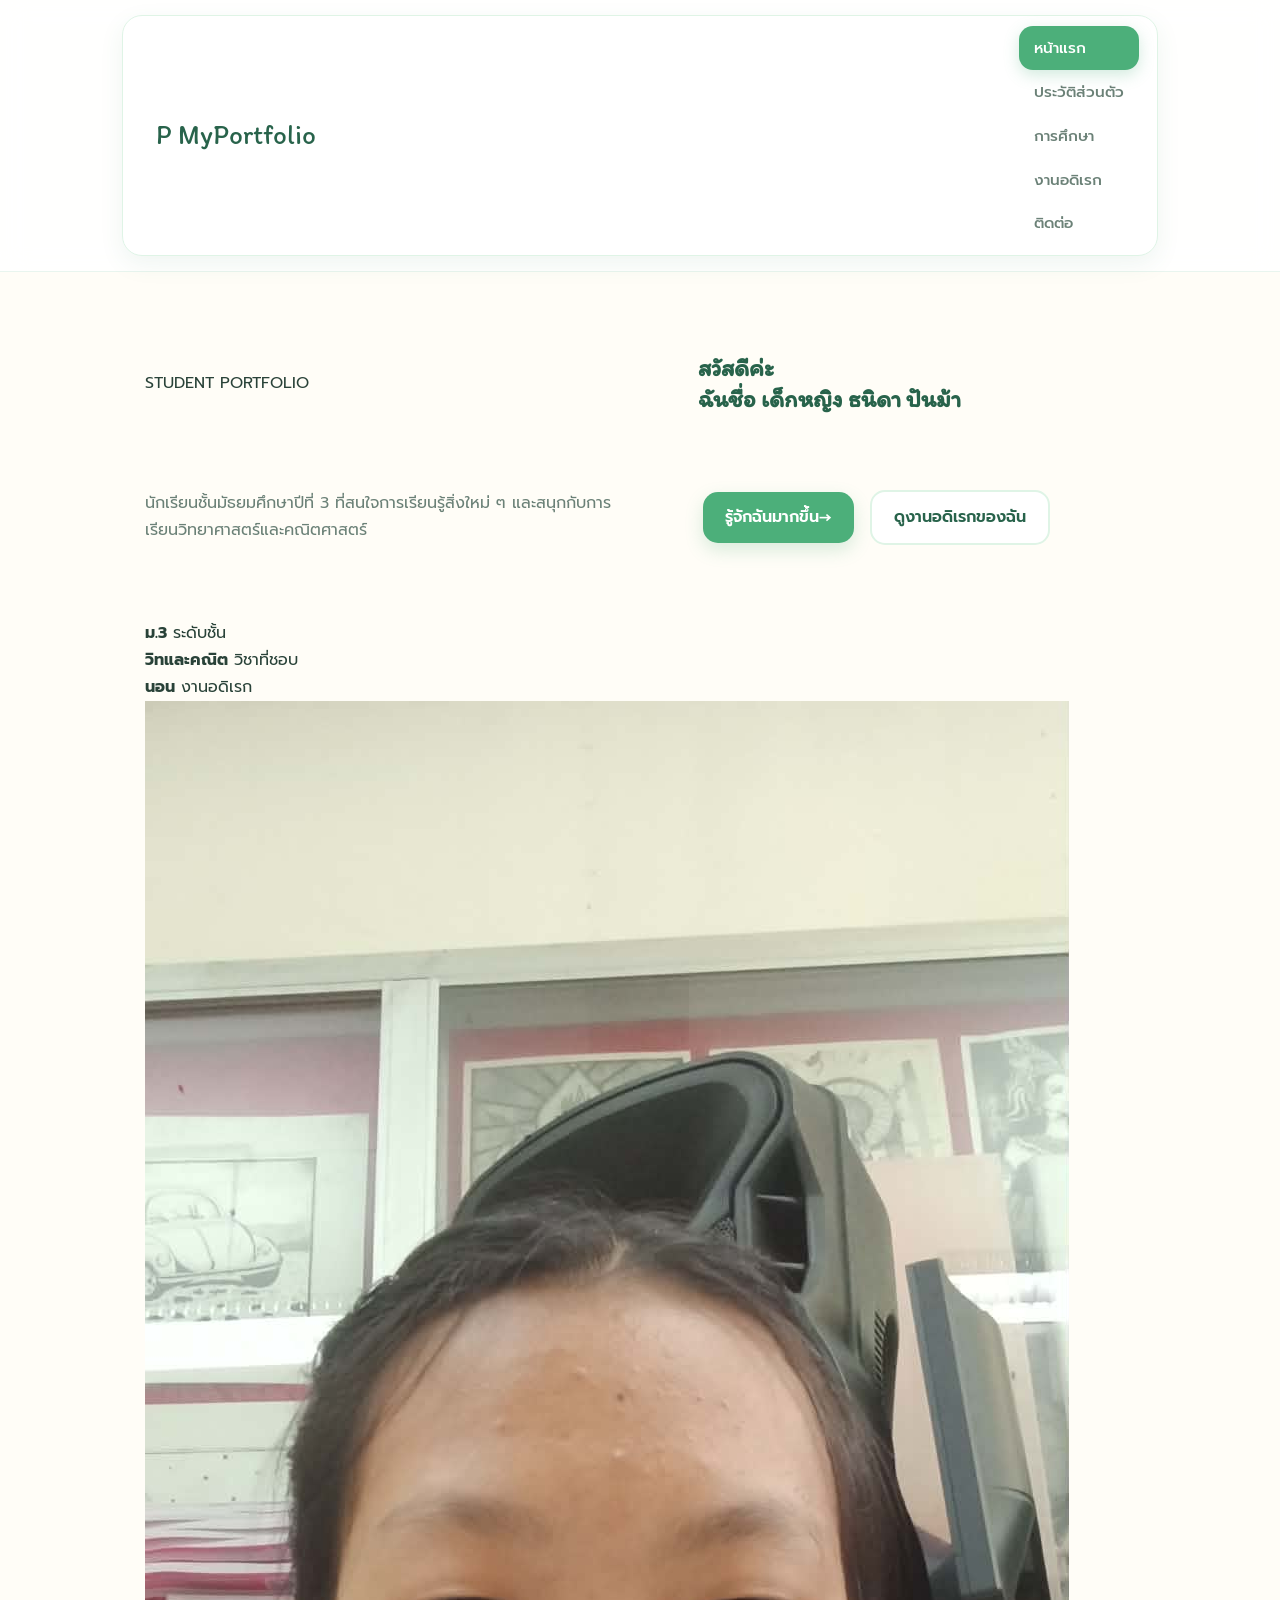
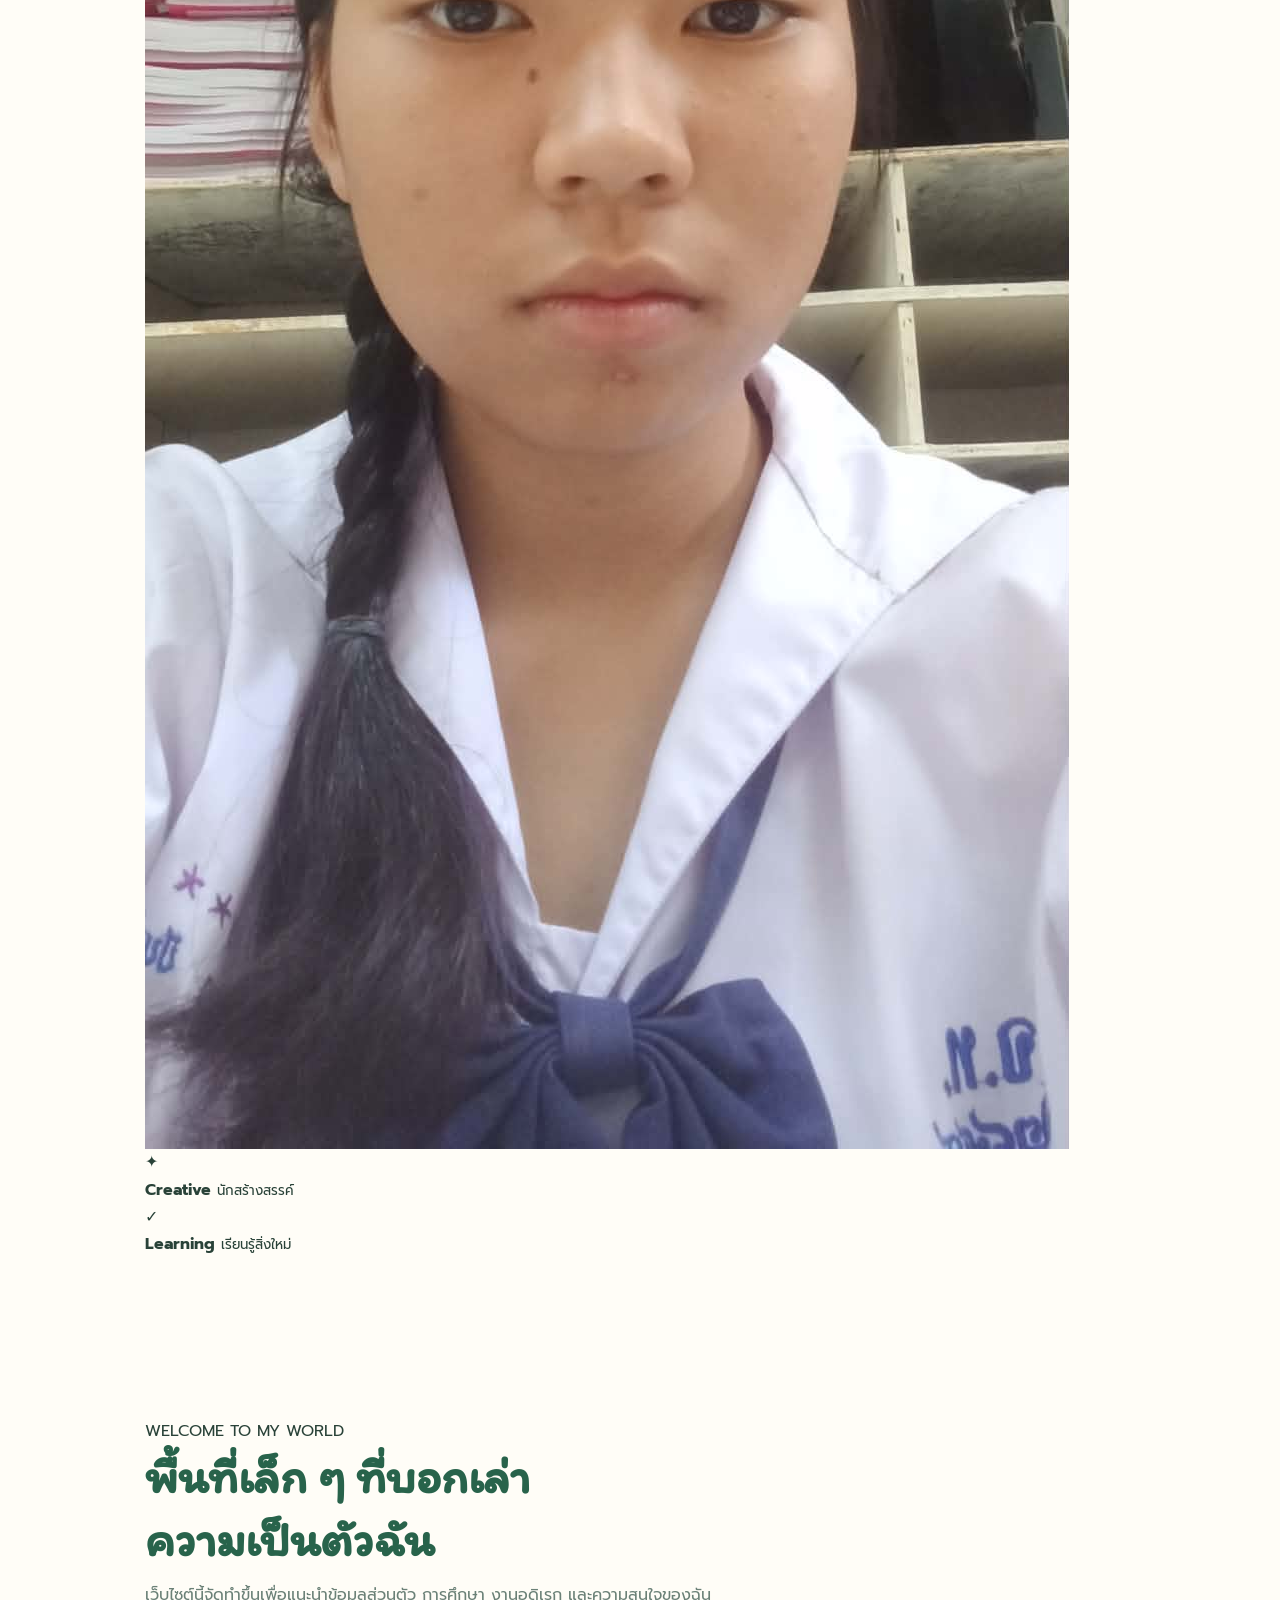
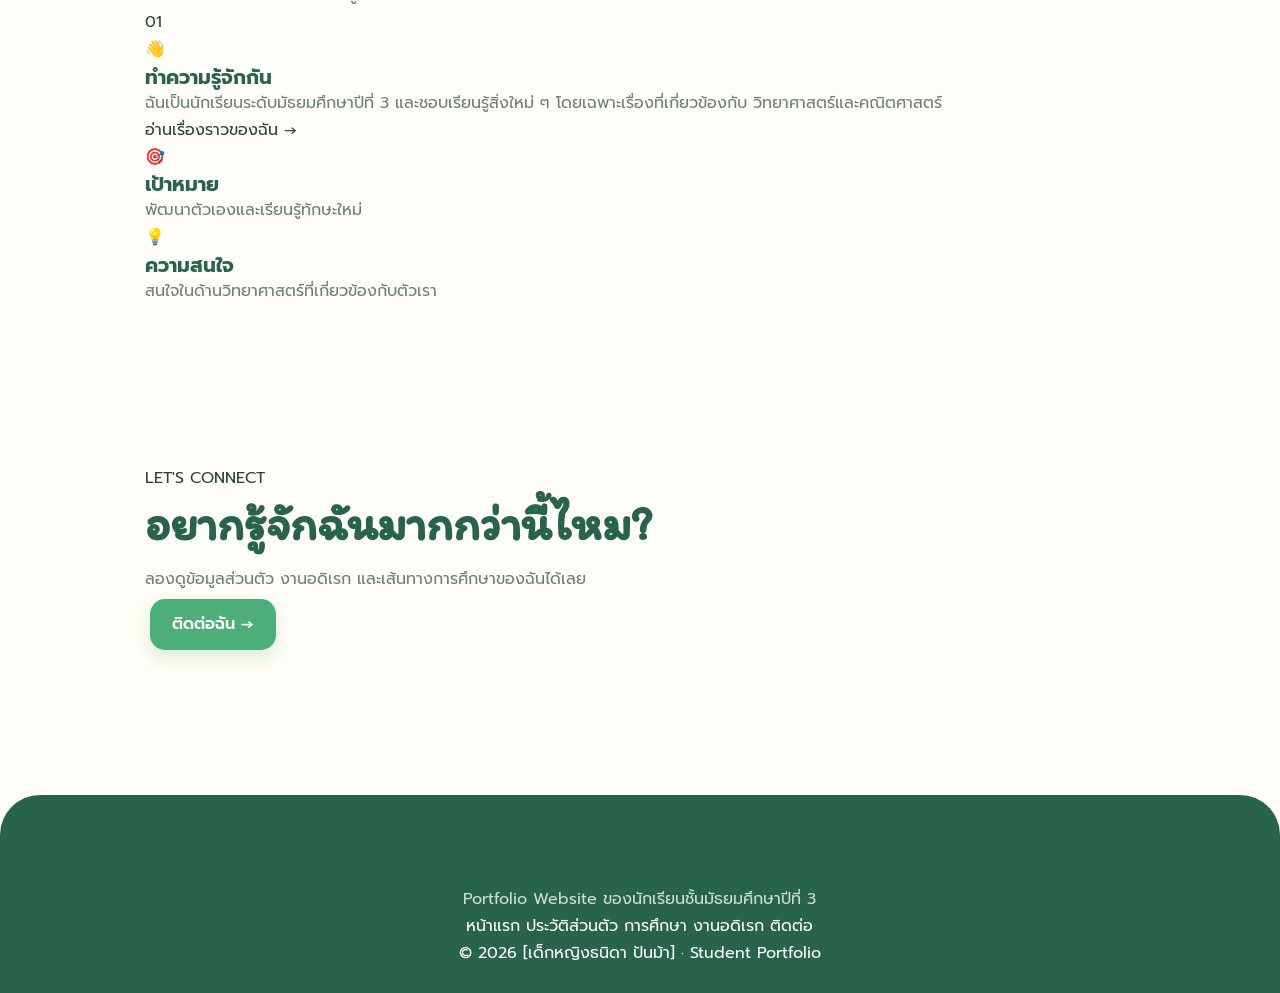
<file: index.html>
<!DOCTYPE html>
<html lang="th">
<head>
    <meta charset="UTF-8">
    <meta name="viewport" content="width=device-width, initial-scale=1.0">
    <meta name="description" content="เว็บไซต์ Portfolio ส่วนตัวของนักเรียนชั้นมัธยมศึกษาปีที่ 3">
    <title>My Portfolio | หน้าแรก</title>
    <link rel="stylesheet" href="style.css">
</head>

<body>

    <header class="site-header">
        <nav class="navbar container">
            <a href="index.html" class="logo">
                <span class="logo-mark">P</span>
                <span>My<span>Portfolio</span></span>
            </a>

            <div class="nav-links">
                <a href="index.html" class="active">หน้าแรก</a>
                <a href="profile.html">ประวัติส่วนตัว</a>
                <a href="education.html">การศึกษา</a>
                <a href="hobby.html">งานอดิเรก</a>
                <a href="contact.html">ติดต่อ</a>
            </div>
        </nav>
    </header>

    <main>

        <!-- Hero Section -->
        <section class="hero-section">
            <div class="hero-shape hero-shape-one"></div>
            <div class="hero-shape hero-shape-two"></div>

            <div class="container hero-grid">

                <div class="hero-content">
                    <span class="eyebrow">
                        <span class="status-dot"></span>
                        STUDENT PORTFOLIO
                    </span>

                    <h1>
                        สวัสดีค่ะ<br>
                        ฉันชื่อ <span>เด็กหญิง ธนิดา ปันม้า</span>
                    </h1>

                    <p class="hero-lead">
                        นักเรียนชั้นมัธยมศึกษาปีที่ 3
                        ที่สนใจการเรียนรู้สิ่งใหม่ ๆ
                        และสนุกกับการเรียนวิทยาศาสตร์และคณิตศาสตร์
                    </p>

                    <div class="hero-buttons">
                        <a href="profile.html" class="btn btn-primary">
                            รู้จักฉันมากขึ้น
                            <span>→</span>
                        </a>

                        <a href="hobby.html" class="btn btn-outline">
                            ดูงานอดิเรกของฉัน
                        </a>
                    </div>

                    <div class="hero-mini-stats">
                        <div>
                            <strong>ม.3</strong>
                            <span>ระดับชั้น</span>
                        </div>

                        <div>
                            <strong>วิทและคณิต</strong>
                            <span>วิชาที่ชอบ</span>
                        </div>

                        <div>
                            <strong>นอน</strong>
                            <span>งานอดิเรก</span>
                        </div>
                    </div>
                </div>

                <div class="hero-visual">

                    <div class="visual-glow"></div>

                    <div class="profile-orbit orbit-one"></div>
                    <div class="profile-orbit orbit-two"></div>

                    <div class="profile-frame">
                        <img
                            src="images/05555.jpg" widht="100" higth="200"
                            alt="รูปโปรไฟล์ของฉัน"
                        >
                    </div>

                    <div class="floating-card floating-card-top">
                        <span class="floating-icon">✦</span>
                        <div>
                            <strong>Creative</strong>
                            <small>นักสร้างสรรค์</small>
                        </div>
                    </div>

                    <div class="floating-card floating-card-bottom">
                        <span class="floating-icon blue">✓</span>
                        <div>
                            <strong>Learning</strong>
                            <small>เรียนรู้สิ่งใหม่</small>
                        </div>
                    </div>

                </div>

            </div>
        </section>

        <!-- Introduction -->
        <section class="section intro-section">
            <div class="container">

                <div class="section-heading centered">
                    <span class="section-label">WELCOME TO MY WORLD</span>
                    <h2>พื้นที่เล็ก ๆ ที่บอกเล่า<br><span>ความเป็นตัวฉัน</span></h2>
                    <p>
                        เว็บไซต์นี้จัดทำขึ้นเพื่อแนะนำข้อมูลส่วนตัว
                        การศึกษา งานอดิเรก และความสนใจของฉัน
                    </p>
                </div>

                <div class="feature-layout">

                    <div class="feature-main">
                        <span class="feature-number">01</span>
                        <div class="feature-icon">👋</div>
                        <h3>ทำความรู้จักกัน</h3>
                        <p>
                            ฉันเป็นนักเรียนระดับมัธยมศึกษาปีที่ 3
                            และชอบเรียนรู้สิ่งใหม่ ๆ โดยเฉพาะเรื่องที่เกี่ยวข้องกับ
                            วิทยาศาสตร์และคณิตศาสตร์
                        </p>
                        <a href="profile.html" class="text-link">
                            อ่านเรื่องราวของฉัน →
                        </a>
                    </div>

                    <div class="feature-side">

                        <div class="small-feature">
                            <div class="small-feature-icon">🎯</div>
                            <div>
                                <h3>เป้าหมาย</h3>
                                <p>พัฒนาตัวเองและเรียนรู้ทักษะใหม่</p>
                            </div>
                        </div>

                        <div class="small-feature">
                            <div class="small-feature-icon">💡</div>
                            <div>
                                <h3>ความสนใจ</h3>
                                <p>สนใจในด้านวิทยาศาสตร์ที่เกี่ยวข้องกับตัวเรา</p>
                            </div>
                        </div>

                    </div>

                </div>

            </div>
        </section>

        <!-- CTA -->
        <section class="cta-section">
            <div class="container cta-inner">
                <div>
                    <span class="section-label light">LET'S CONNECT</span>
                    <h2>อยากรู้จักฉันมากกว่านี้ไหม?</h2>
                    <p>
                        ลองดูข้อมูลส่วนตัว งานอดิเรก
                        และเส้นทางการศึกษาของฉันได้เลย
                    </p>
                </div>

                <a href="contact.html" class="btn btn-white">
                    ติดต่อฉัน →
                </a>
            </div>
        </section>

    </main>

    <footer class="site-footer">
        <div class="container footer-inner">

            <div class="footer-brand">
                <a href="index.html" class="logo footer-logo">
                    <span class="logo-mark">P</span>
                    <span>My<span>Portfolio</span></span>
                </a>

                <p>
                    Portfolio Website ของนักเรียนชั้นมัธยมศึกษาปีที่ 3
                </p>
            </div>

            <div class="footer-links">
                <a href="index.html">หน้าแรก</a>
                <a href="profile.html">ประวัติส่วนตัว</a>
                <a href="education.html">การศึกษา</a>
                <a href="hobby.html">งานอดิเรก</a>
                <a href="contact.html">ติดต่อ</a>
            </div>

            <div class="footer-copy">
                © 2026 [เด็กหญิงธนิดา ปันม้า] · Student Portfolio
            </div>

        </div>
    </footer>

</body>
</html>
<link rel="stylesheet" href="style.css">
</file>
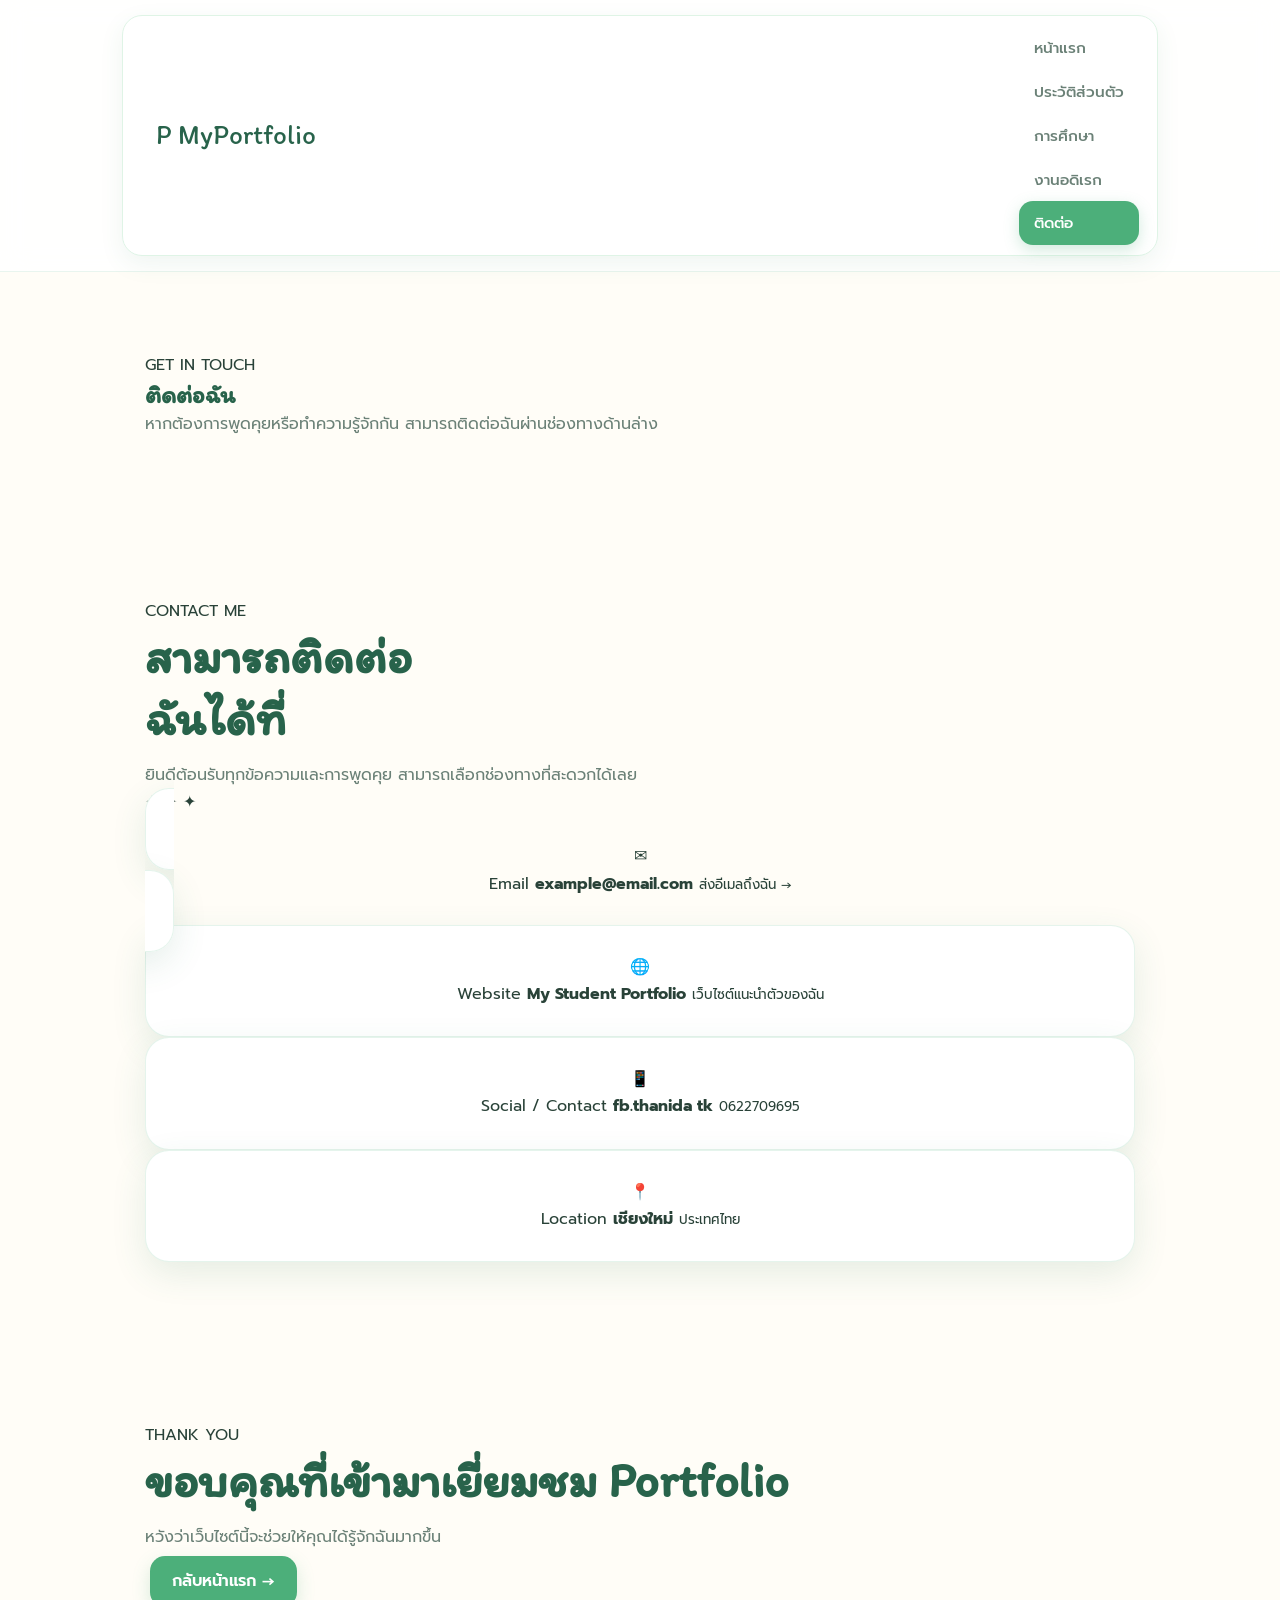
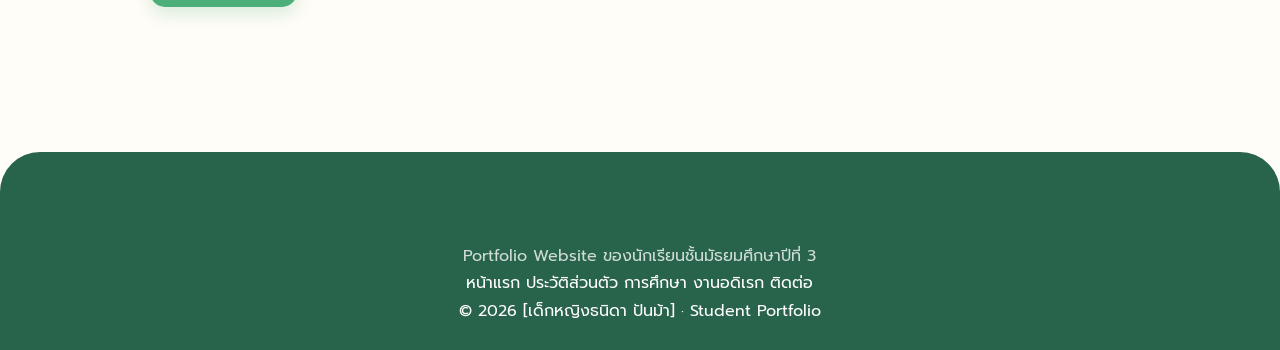
<file: contact.html>
<!DOCTYPE html>
<html lang="th">
<head>
    <meta charset="UTF-8">
    <meta name="viewport" content="width=device-width, initial-scale=1.0">
    <meta name="description" content="ช่องทางติดต่อและข้อมูลการติดต่อ">
    <title>My Portfolio | ติดต่อ</title>
    <link rel="stylesheet" href="style.css">
</head>

<body>

    <header class="site-header">
        <nav class="navbar container">
            <a href="index.html" class="logo">
                <span class="logo-mark">P</span>
                <span>My<span>Portfolio</span></span>
            </a>

            <div class="nav-links">
                <a href="index.html">หน้าแรก</a>
                <a href="profile.html">ประวัติส่วนตัว</a>
                <a href="education.html">การศึกษา</a>
                <a href="hobby.html">งานอดิเรก</a>
                <a href="contact.html" class="active">ติดต่อ</a>
            </div>
        </nav>
    </header>

    <main>

        <!-- Contact Hero -->
        <section class="page-hero contact-hero">
            <div class="container page-hero-inner">
                <span class="section-label">GET IN TOUCH</span>
                <h1>ติดต่อฉัน</h1>
                <p>
                    หากต้องการพูดคุยหรือทำความรู้จักกัน
                    สามารถติดต่อฉันผ่านช่องทางด้านล่าง
                </p>
            </div>
        </section>

        <!-- Contact Section -->
        <section class="section">
            <div class="container">

                <div class="contact-layout">

                    <div class="contact-intro">
                        <span class="section-label">CONTACT ME</span>

                        <h2>
                            สามารถติดต่อ<br>
                            <span>ฉันได้ที่</span>
                        </h2>

                        <p>
                            ยินดีต้อนรับทุกข้อความและการพูดคุย
                            สามารถเลือกช่องทางที่สะดวกได้เลย
                        </p>

                        <div class="contact-decoration">
                            <span>✦</span>
                            <span>✦</span>
                            <span>✦</span>
                        </div>
                    </div>

                    <div class="contact-cards">

                        <a href="mailto:example@email.com" class="contact-card">
                            <div class="contact-card-icon">✉</div>

                            <div>
                                <span>Email</span>
                                <strong>example@email.com</strong>
                                <small>ส่งอีเมลถึงฉัน →</small>
                            </div>
                        </a>

                        <div class="contact-card">
                            <div class="contact-card-icon">🌐</div>

                            <div>
                                <span>Website</span>
                                <strong>My Student Portfolio</strong>
                                <small>เว็บไซต์แนะนำตัวของฉัน</small>
                            </div>
                        </div>

                        <div class="contact-card">
                            <div class="contact-card-icon">📱</div>

                            <div>
                                <span>Social / Contact</span>
                                <strong>fb.thanida tk</strong>
                                <small>0622709695</small>
                            </div>
                        </div>

                        <div class="contact-card">
                            <div class="contact-card-icon">📍</div>

                            <div>
                                <span>Location</span>
                                <strong>เชียงใหม่</strong>
                                <small>ประเทศไทย</small>
                            </div>
                        </div>

                    </div>

                </div>

            </div>
        </section>

        <!-- Contact CTA -->
        <section class="cta-section">
            <div class="container cta-inner">

                <div>
                    <span class="section-label light">THANK YOU</span>
                    <h2>ขอบคุณที่เข้ามาเยี่ยมชม Portfolio</h2>
                    <p>
                        หวังว่าเว็บไซต์นี้จะช่วยให้คุณได้รู้จักฉันมากขึ้น
                    </p>
                </div>

                <a href="index.html" class="btn btn-white">
                    กลับหน้าแรก →
                </a>

            </div>
        </section>

    </main>

    <footer class="site-footer">
        <div class="container footer-inner">

            <div class="footer-brand">
                <a href="index.html" class="logo footer-logo">
                    <span class="logo-mark">P</span>
                    <span>My<span>Portfolio</span></span>
                </a>

                <p>
                    Portfolio Website ของนักเรียนชั้นมัธยมศึกษาปีที่ 3
                </p>
            </div>

            <div class="footer-links">
                <a href="index.html">หน้าแรก</a>
                <a href="profile.html">ประวัติส่วนตัว</a>
                <a href="education.html">การศึกษา</a>
                <a href="hobby.html">งานอดิเรก</a>
                <a href="contact.html">ติดต่อ</a>
            </div>

            <div class="footer-copy">
                © 2026 [เด็กหญิงธนิดา ปันม้า] · Student Portfolio
            </div>

        </div>
    </footer>

</body>
</html>
</file>
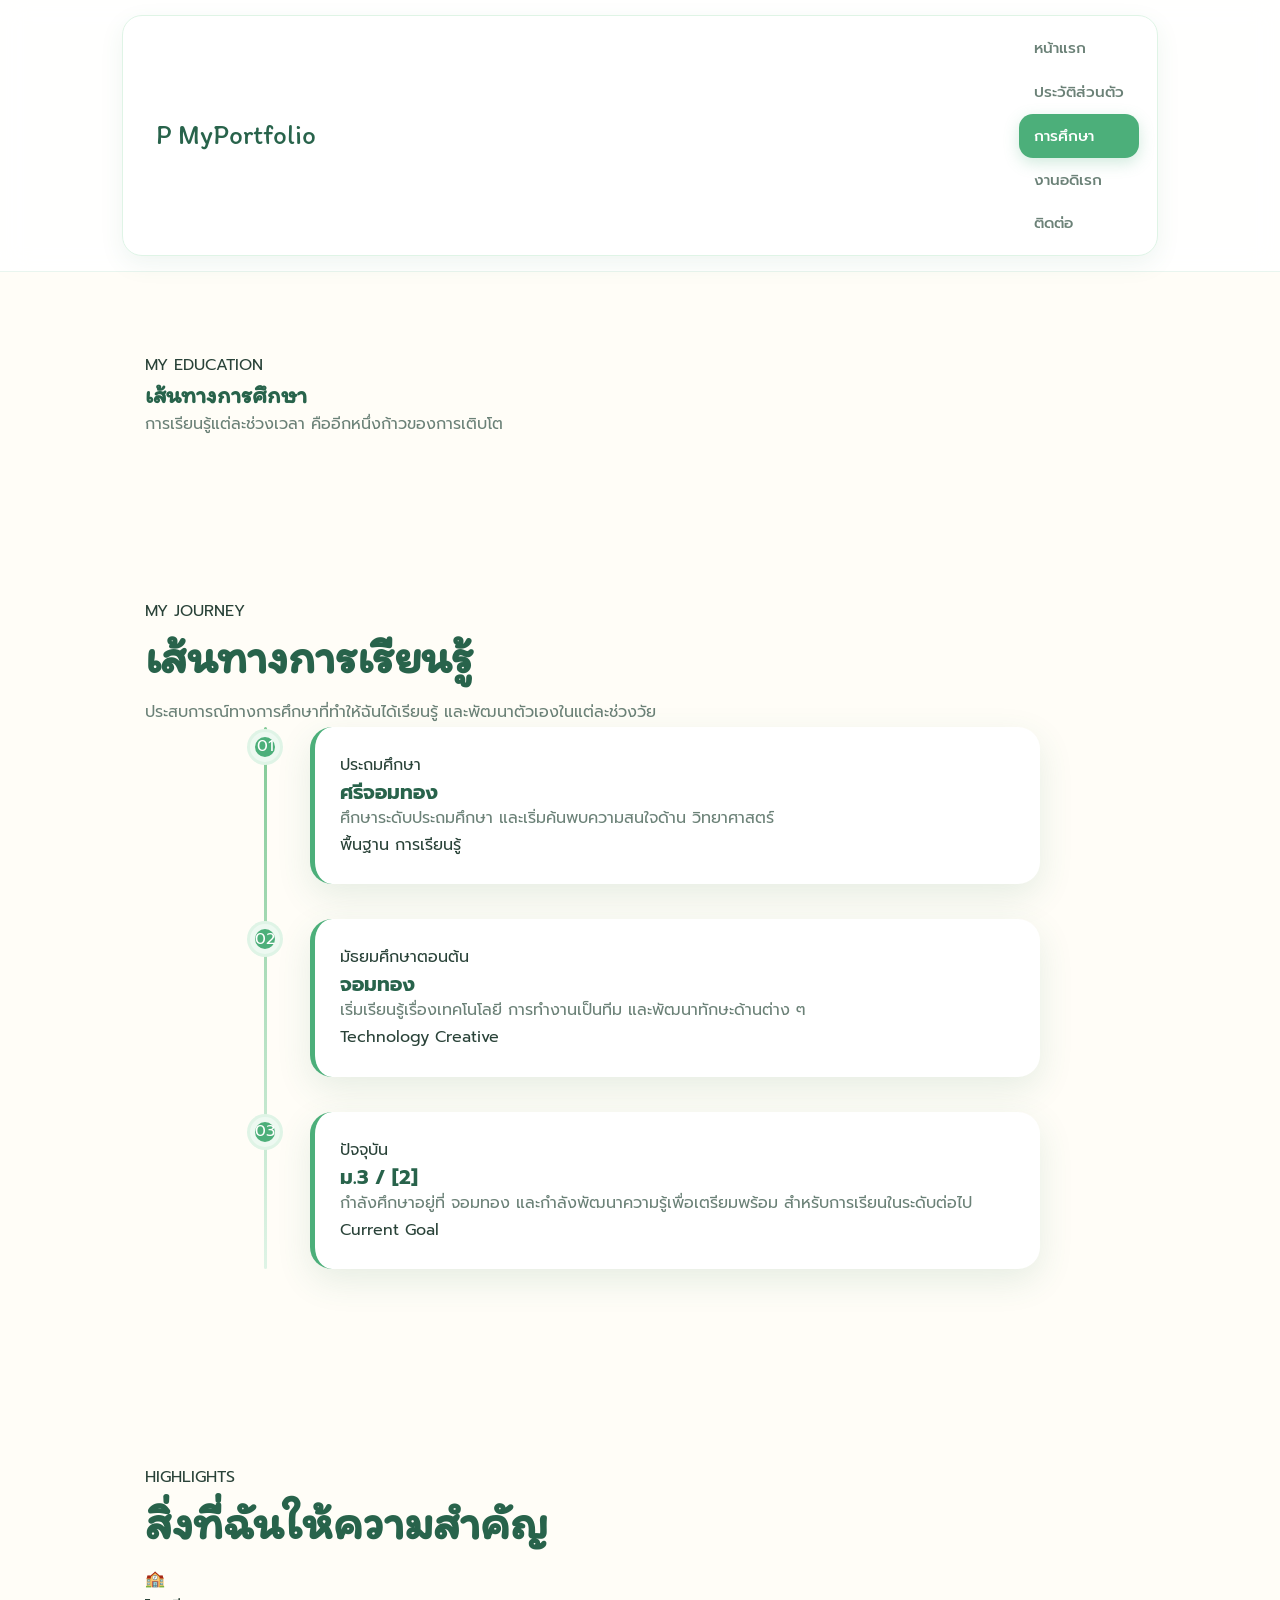
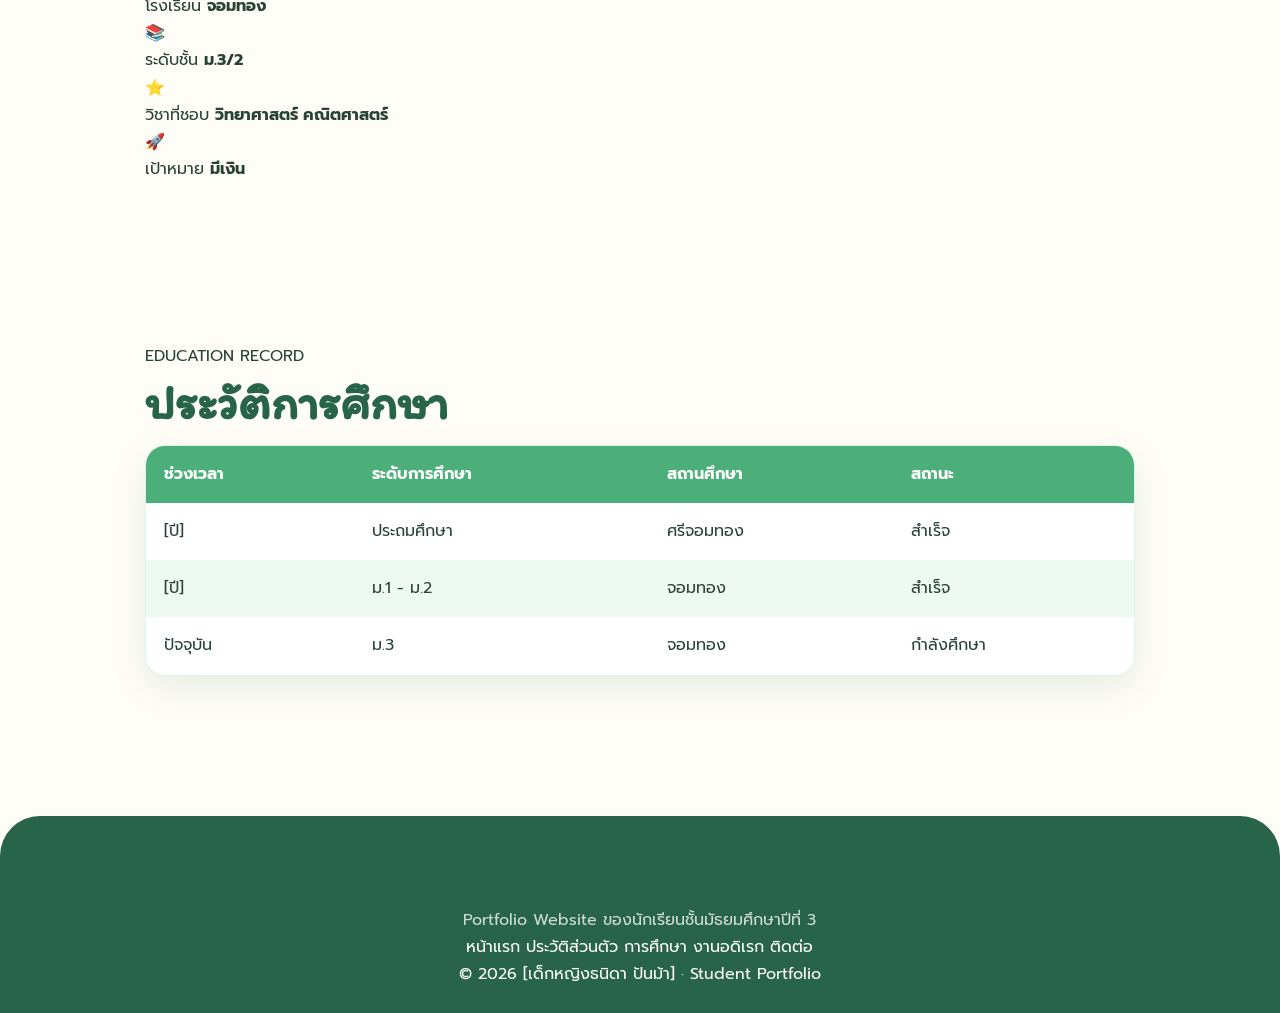
<file: education.html>
<!DOCTYPE html>
<html lang="th">
<head>
    <meta charset="UTF-8">
    <meta name="viewport" content="width=device-width, initial-scale=1.0">
    <meta name="description" content="ประวัติการศึกษาของนักเรียน">
    <title>My Portfolio | การศึกษา</title>
    <link rel="stylesheet" href="style.css">
</head>

<body>

    <header class="site-header">
        <nav class="navbar container">
            <a href="index.html" class="logo">
                <span class="logo-mark">P</span>
                <span>My<span>Portfolio</span></span>
            </a>

            <div class="nav-links">
                <a href="index.html">หน้าแรก</a>
                <a href="profile.html">ประวัติส่วนตัว</a>
                <a href="education.html" class="active">การศึกษา</a>
                <a href="hobby.html">งานอดิเรก</a>
                <a href="contact.html">ติดต่อ</a>
            </div>
        </nav>
    </header>

    <main>

        <!-- Page Hero -->
        <section class="page-hero education-hero">
            <div class="container page-hero-inner">
                <span class="section-label">MY EDUCATION</span>
                <h1>เส้นทางการศึกษา</h1>
                <p>
                    การเรียนรู้แต่ละช่วงเวลา
                    คืออีกหนึ่งก้าวของการเติบโต
                </p>
            </div>
        </section>

        <!-- Timeline -->
        <section class="section">
            <div class="container">

                <div class="section-heading">
                    <span class="section-label">MY JOURNEY</span>
                    <h2>เส้นทางการเรียนรู้</h2>
                    <p>
                        ประสบการณ์ทางการศึกษาที่ทำให้ฉันได้เรียนรู้
                        และพัฒนาตัวเองในแต่ละช่วงวัย
                    </p>
                </div>

                <div class="timeline">

                    <div class="timeline-item">
                        <div class="timeline-dot">
                            01
                        </div>

                        <div class="timeline-content">
                            <span class="timeline-year">ประถมศึกษา</span>
                            <h3>ศรีจอมทอง</h3>
                            <p>
                                ศึกษาระดับประถมศึกษา
                                และเริ่มค้นพบความสนใจด้าน
                                วิทยาศาสตร์
                            </p>

                            <div class="timeline-tags">
                                <span>พื้นฐาน</span>
                                <span>การเรียนรู้</span>
                            </div>
                        </div>
                    </div>

                    <div class="timeline-item">
                        <div class="timeline-dot">
                            02
                        </div>

                        <div class="timeline-content">
                            <span class="timeline-year">มัธยมศึกษาตอนต้น</span>
                            <h3>จอมทอง</h3>
                            <p>
                                เริ่มเรียนรู้เรื่องเทคโนโลยี
                                การทำงานเป็นทีม
                                และพัฒนาทักษะด้านต่าง ๆ
                            </p>

                            <div class="timeline-tags">
                                <span>Technology</span>
                                <span>Creative</span>
                            </div>
                        </div>
                    </div>

                    <div class="timeline-item current">
                        <div class="timeline-dot">
                            03
                        </div>

                        <div class="timeline-content">
                            <span class="timeline-year">ปัจจุบัน</span>
                            <h3>ม.3 / [2]</h3>
                            <p>
                                กำลังศึกษาอยู่ที่
                                จอมทอง
                                และกำลังพัฒนาความรู้เพื่อเตรียมพร้อม
                                สำหรับการเรียนในระดับต่อไป
                            </p>

                            <div class="timeline-tags">
                                <span>Current</span>
                                <span>Goal</span>
                            </div>
                        </div>
                    </div>

                </div>

            </div>
        </section>

        <!-- Education Highlights -->
        <section class="section soft-section">
            <div class="container">

                <div class="section-heading centered">
                    <span class="section-label">HIGHLIGHTS</span>
                    <h2>สิ่งที่ฉันให้ความสำคัญ</h2>
                </div>

                <div class="highlight-grid">

                    <div class="highlight-card">
                        <div class="highlight-icon">🏫</div>
                        <span>โรงเรียน</span>
                        <strong>จอมทอง</strong>
                    </div>

                    <div class="highlight-card">
                        <div class="highlight-icon">📚</div>
                        <span>ระดับชั้น</span>
                        <strong>ม.3/2</strong>
                    </div>

                    <div class="highlight-card">
                        <div class="highlight-icon">⭐</div>
                        <span>วิชาที่ชอบ</span>
                        <strong>วิทยาศาสตร์ คณิตศาสตร์</strong>
                    </div>

                    <div class="highlight-card">
                        <div class="highlight-icon">🚀</div>
                        <span>เป้าหมาย</span>
                        <strong>มีเงิน</strong>
                    </div>

                </div>

            </div>
        </section>

        <!-- Table -->
        <section class="section">
            <div class="container">

                <div class="section-heading centered">
                    <span class="section-label">EDUCATION RECORD</span>
                    <h2>ประวัติการศึกษา</h2>
                </div>

                <div class="table-wrapper">
                    <table class="education-table">
                        <thead>
                            <tr>
                                <th>ช่วงเวลา</th>
                                <th>ระดับการศึกษา</th>
                                <th>สถานศึกษา</th>
                                <th>สถานะ</th>
                            </tr>
                        </thead>

                        <tbody>
                            <tr>
                                <td>[ปี]</td>
                                <td>ประถมศึกษา</td>
                                <td>ศรีจอมทอง</td>
                                <td><span class="table-status">สำเร็จ</span></td>
                            </tr>

                            <tr>
                                <td>[ปี]</td>
                                <td>ม.1 - ม.2</td>
                                <td>จอมทอง</td>
                                <td><span class="table-status">สำเร็จ</span></td>
                            </tr>

                            <tr>
                                <td>ปัจจุบัน</td>
                                <td>ม.3</td>
                                <td>จอมทอง</td>
                                <td><span class="table-status current-status">กำลังศึกษา</span></td>
                            </tr>
                        </tbody>
                    </table>
                </div>

            </div>
        </section>

    </main>

    <footer class="site-footer">
        <div class="container footer-inner">

            <div class="footer-brand">
                <a href="index.html" class="logo footer-logo">
                    <span class="logo-mark">P</span>
                    <span>My<span>Portfolio</span></span>
                </a>

                <p>
                    Portfolio Website ของนักเรียนชั้นมัธยมศึกษาปีที่ 3
                </p>
            </div>

            <div class="footer-links">
                <a href="index.html">หน้าแรก</a>
                <a href="profile.html">ประวัติส่วนตัว</a>
                <a href="education.html">การศึกษา</a>
                <a href="hobby.html">งานอดิเรก</a>
                <a href="contact.html">ติดต่อ</a>
            </div>

            <div class="footer-copy">
                © 2026 [เด็กหญิงธนิดา ปันม้า] · Student Portfolio
            </div>

        </div>
    </footer>

</body>
</html>
</file>
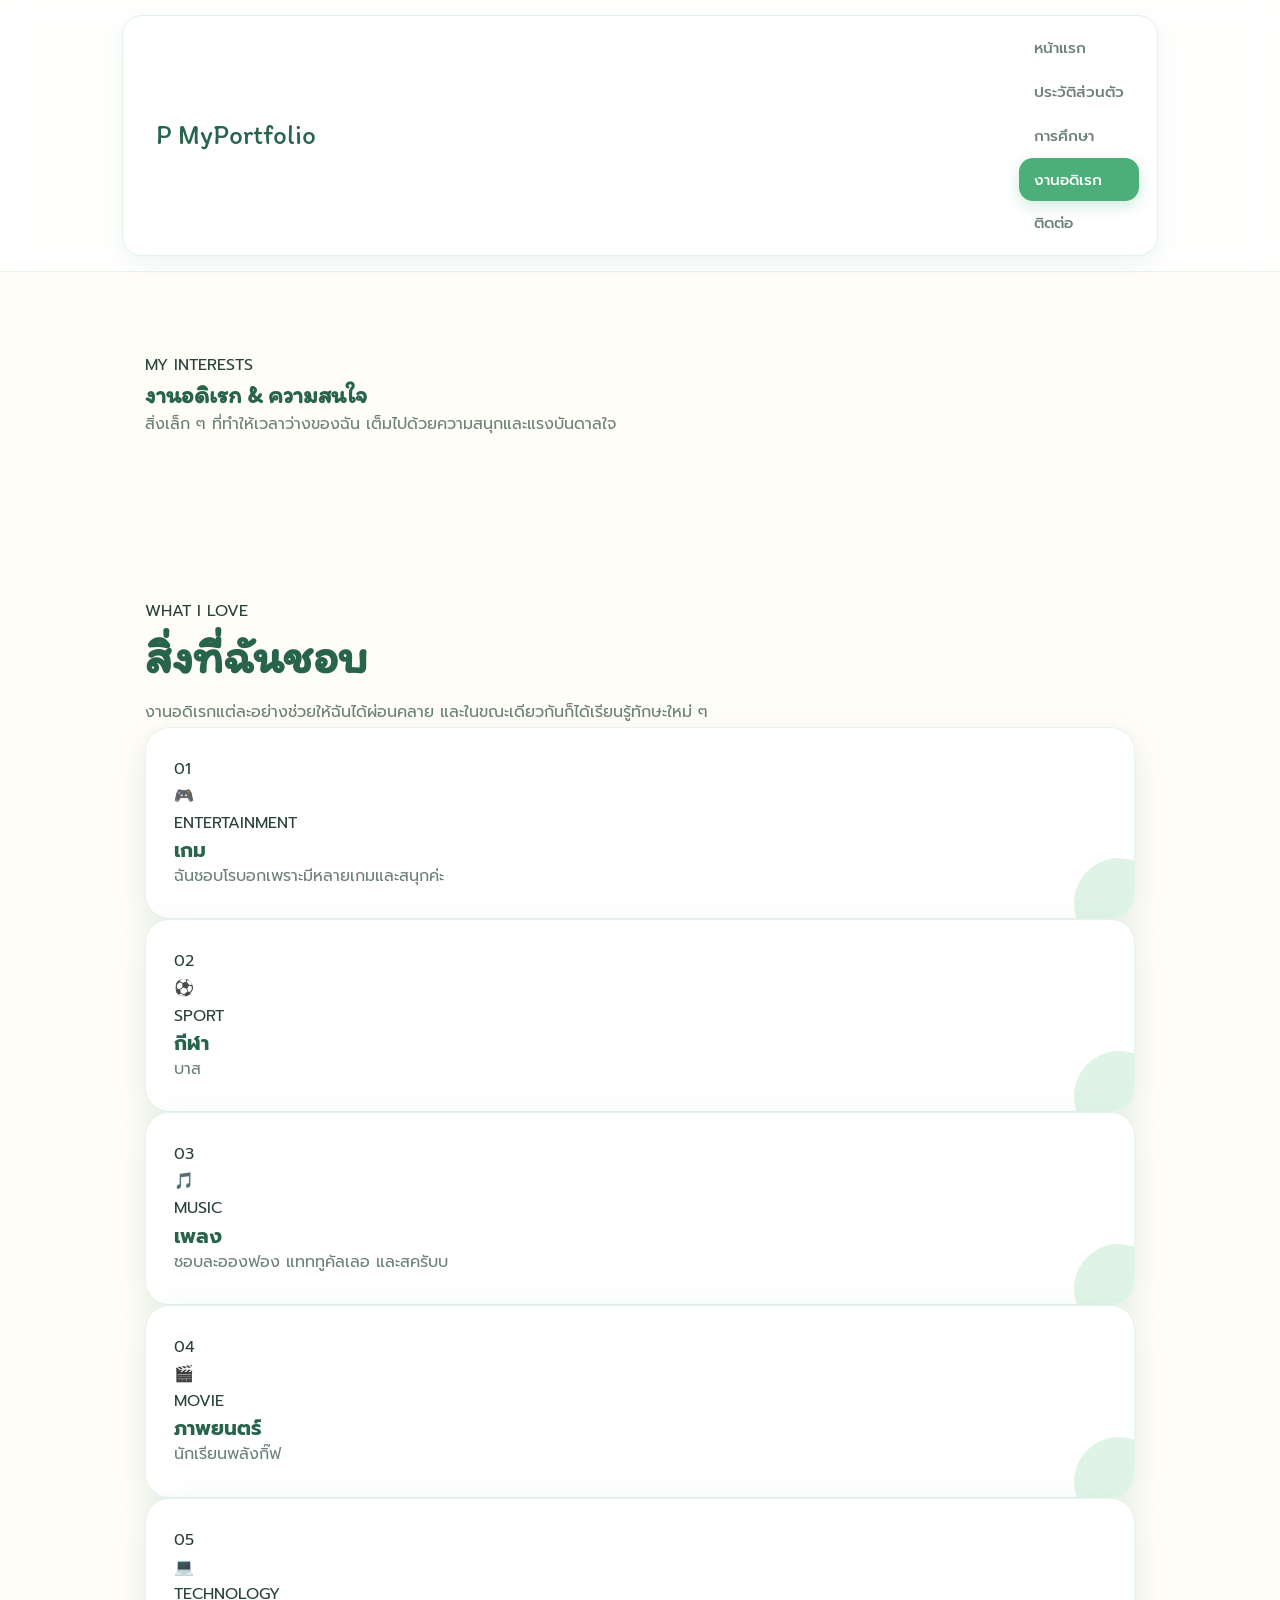
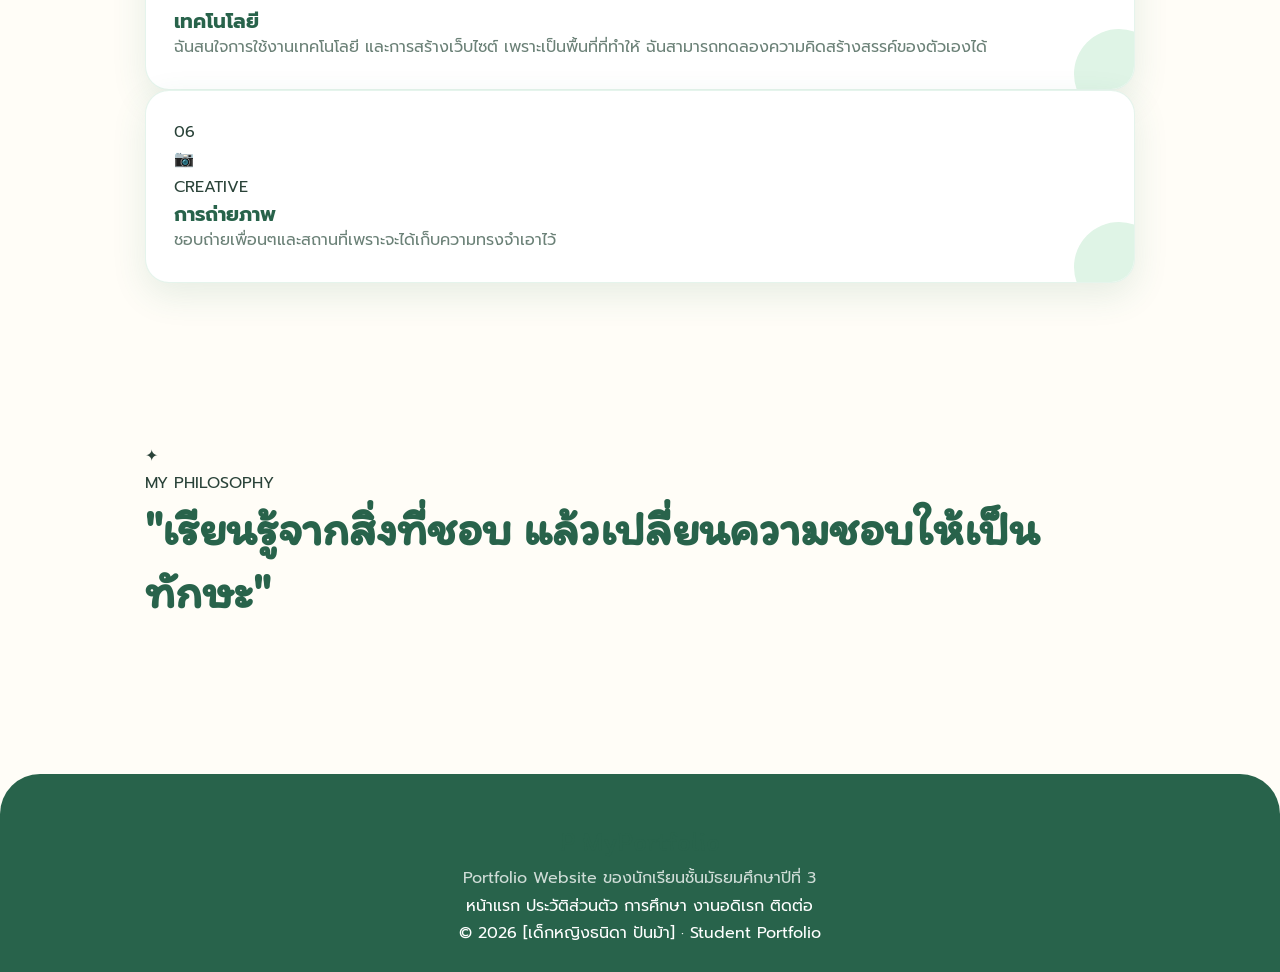
<file: hobby.html>
<!DOCTYPE html>
<html lang="th">
<head>
    <meta charset="UTF-8">
    <meta name="viewport" content="width=device-width, initial-scale=1.0">
    <meta name="description" content="งานอดิเรกและความสนใจของนักเรียน">
    <title>My Portfolio | งานอดิเรก</title>
    <link rel="stylesheet" href="style.css">
</head>

<body>

    <header class="site-header">
        <nav class="navbar container">
            <a href="index.html" class="logo">
                <span class="logo-mark">P</span>
                <span>My<span>Portfolio</span></span>
            </a>

            <div class="nav-links">
                <a href="index.html">หน้าแรก</a>
                <a href="profile.html">ประวัติส่วนตัว</a>
                <a href="education.html">การศึกษา</a>
                <a href="hobby.html" class="active">งานอดิเรก</a>
                <a href="contact.html">ติดต่อ</a>
            </div>
        </nav>
    </header>

    <main>

        <!-- Page Hero -->
        <section class="page-hero hobby-hero">
            <div class="container page-hero-inner">
                <span class="section-label">MY INTERESTS</span>
                <h1>งานอดิเรก & ความสนใจ</h1>
                <p>
                    สิ่งเล็ก ๆ ที่ทำให้เวลาว่างของฉัน
                    เต็มไปด้วยความสนุกและแรงบันดาลใจ
                </p>
            </div>
        </section>

        <!-- Hobby Grid -->
        <section class="section">
            <div class="container">

                <div class="section-heading">
                    <span class="section-label">WHAT I LOVE</span>
                    <h2>สิ่งที่ฉันชอบ</h2>
                    <p>
                        งานอดิเรกแต่ละอย่างช่วยให้ฉันได้ผ่อนคลาย
                        และในขณะเดียวกันก็ได้เรียนรู้ทักษะใหม่ ๆ
                    </p>
                </div>

                <div class="hobby-grid">

                    <article class="hobby-card hobby-large">
                        <div class="hobby-number">01</div>
                        <div class="hobby-icon">🎮</div>
                        <span class="hobby-category">ENTERTAINMENT</span>
                        <h3>เกม</h3>
                        <p>
                            ฉันชอบโรบอกเพราะมีหลายเกมและสนุกค่ะ
                        </p>
                        <div class="hobby-line"></div>
                    </article>

                    <article class="hobby-card">
                        <div class="hobby-number">02</div>
                        <div class="hobby-icon">⚽</div>
                        <span class="hobby-category">SPORT</span>
                        <h3>กีฬา</h3>
                        <p>
                       บาส
                        </p>
                        <div class="hobby-line"></div>
                    </article>

                    <article class="hobby-card">
                        <div class="hobby-number">03</div>
                        <div class="hobby-icon">🎵</div>
                        <span class="hobby-category">MUSIC</span>
                        <h3>เพลง</h3>
                        <p>
                            ชอบละอองฟอง แทททูคัลเลอ และสครับบ
                        </p>
                        <div class="hobby-line"></div>
                    </article>

                    <article class="hobby-card">
                        <div class="hobby-number">04</div>
                        <div class="hobby-icon">🎬</div>
                        <span class="hobby-category">MOVIE</span>
                        <h3>ภาพยนตร์</h3>
                        <p>
                            นักเรียนพลังกิ๊ฟ
                        </p>
                        <div class="hobby-line"></div>
                    </article>

                    <article class="hobby-card hobby-wide">
                        <div class="hobby-number">05</div>
                        <div class="hobby-icon">💻</div>
                        <span class="hobby-category">TECHNOLOGY</span>
                        <h3>เทคโนโลยี</h3>
                        <p>
                            ฉันสนใจการใช้งานเทคโนโลยี
                            และการสร้างเว็บไซต์ เพราะเป็นพื้นที่ที่ทำให้
                            ฉันสามารถทดลองความคิดสร้างสรรค์ของตัวเองได้
                        </p>
                        <div class="hobby-line"></div>
                    </article>

                    <article class="hobby-card">
                        <div class="hobby-number">06</div>
                        <div class="hobby-icon">📷</div>
                        <span class="hobby-category">CREATIVE</span>
                        <h3>การถ่ายภาพ</h3>
                        <p>
                            ชอบถ่ายเพื่อนๆและสถานที่เพราะจะได้เก็บความทรงจำเอาไว้
                        </p>
                        <div class="hobby-line"></div>
                    </article>

                </div>

            </div>
        </section>

        <!-- Interest Banner -->
        <section class="interest-banner">
            <div class="container interest-inner">

                <div class="interest-icon">✦</div>

                <div>
                    <span class="section-label light">MY PHILOSOPHY</span>
                    <h2>
                        "เรียนรู้จากสิ่งที่ชอบ
                        แล้วเปลี่ยนความชอบให้เป็นทักษะ"
                    </h2>
                </div>

            </div>
        </section>

    </main>

    <footer class="site-footer">
        <div class="container footer-inner">

            <div class="footer-brand">
                <a href="index.html" class="logo footer-logo">
                    <span class="logo-mark">P</span>
                    <span>My<span>Portfolio</span></span>
                </a>

                <p>
                    Portfolio Website ของนักเรียนชั้นมัธยมศึกษาปีที่ 3
                </p>
            </div>

            <div class="footer-links">
                <a href="index.html">หน้าแรก</a>
                <a href="profile.html">ประวัติส่วนตัว</a>
                <a href="education.html">การศึกษา</a>
                <a href="hobby.html">งานอดิเรก</a>
                <a href="contact.html">ติดต่อ</a>
            </div>

            <div class="footer-copy">
                © 2026 [เด็กหญิงธนิดา ปันม้า] · Student Portfolio
            </div>

        </div>
    </footer>

</body>
</html>
</file>
<file: style.css>
/* =========================================
   Cute Green & White Student Portfolio
   ========================================= */

@import url('https://fonts.googleapis.com/css2?family=Itim&family=Prompt:wght@300;400;500;600;700&display=swap');

:root {
    --green-dark: #28634b;
    --green: #4caf7a;
    --green-light: #81c995;
    --green-pastel: #dff4e6;
    --green-soft: #edf9f1;
    --cream: #fffdf7;
    --white: #ffffff;
    --text: #294238;
    --text-light: #6b8177;
    --shadow: 0 12px 35px rgba(46, 125, 91, 0.12);
    --shadow-hover: 0 18px 45px rgba(46, 125, 91, 0.20);
    --radius: 24px;
}

/* =========================================
   Reset
   ========================================= */

* {
    margin: 0;
    padding: 0;
    box-sizing: border-box;
}

html {
    scroll-behavior: smooth;
}

body {
    font-family: 'Prompt', sans-serif;
    background: var(--cream);
    color: var(--text);
    line-height: 1.7;
    overflow-x: hidden;
}

img {
    max-width: 100%;
    display: block;
}

a {
    color: inherit;
    text-decoration: none;
}

ul {
    list-style: none;
}

/* =========================================
   Navigation
   ========================================= */

header {
    position: sticky;
    top: 0;
    z-index: 1000;
    padding: 15px 5%;
    background: rgba(255, 255, 255, 0.88);
    backdrop-filter: blur(14px);
    -webkit-backdrop-filter: blur(14px);
    border-bottom: 1px solid rgba(76, 175, 122, 0.12);
}

nav {
    max-width: 1150px;
    margin: auto;
    min-height: 64px;

    display: flex;
    align-items: center;
    justify-content: space-between;

    padding: 10px 18px;
    background: var(--white);
    border: 1px solid var(--green-pastel);
    border-radius: 20px;
    box-shadow: 0 8px 25px rgba(46, 125, 91, 0.08);
}

.logo,
nav h1 {
    color: var(--green-dark);
    font-family: 'Itim', cursive;
    font-size: 1.7rem;
}

nav ul {
    display: flex;
    align-items: center;
    gap: 6px;
}

nav a {
    display: block;
    padding: 9px 15px;
    border-radius: 14px;

    color: var(--text-light);
    font-size: 0.95rem;
    font-weight: 500;

    transition:
        color 0.3s ease,
        background 0.3s ease,
        transform 0.3s ease;
}

nav a:hover {
    color: var(--green-dark);
    background: var(--green-soft);
    transform: translateY(-2px);
}

/* Active Menu */
nav a.active {
    color: var(--white);
    background: var(--green);
    box-shadow: 0 5px 15px rgba(76, 175, 122, 0.25);
}

/* =========================================
   General Container
   ========================================= */

main {
    min-height: 70vh;
}

section {
    width: min(1100px, 90%);
    margin: auto;
    padding: 80px 0;
}

.container {
    width: min(1100px, 90%);
    margin: auto;
}

/* =========================================
   Typography
   ========================================= */

h1,
h2,
h3 {
    color: var(--green-dark);
    line-height: 1.3;
}

h1,
h2 {
    font-family: 'Itim', cursive;
}

h2 {
    font-size: clamp(2rem, 5vw, 3rem);
    margin-bottom: 12px;
}

h3 {
    font-size: 1.25rem;
}

p {
    color: var(--text-light);
}

.section-title {
    text-align: center;
    margin-bottom: 45px;
}

.section-title p {
    max-width: 600px;
    margin: 10px auto 0;
}

/* =========================================
   Hero Section
   ========================================= */

.hero {
    position: relative;
    width: 100%;
    min-height: 620px;
    padding: 90px 7%;

    display: flex;
    align-items: center;

    overflow: hidden;

    background:
        radial-gradient(circle at 10% 20%, #ffffff 0, transparent 25%),
        radial-gradient(circle at 90% 80%, #cdeed9 0, transparent 30%),
        linear-gradient(135deg, #effaf2, #ffffff);
}

.hero::before {
    content: "";
    position: absolute;
    width: 280px;
    height: 280px;

    right: -90px;
    top: 50px;

    background: var(--green-pastel);
    border-radius: 50%;

    opacity: 0.7;
}

.hero::after {
    content: "✦";
    position: absolute;
    right: 13%;
    top: 20%;
    color: var(--green-light);
    font-size: 3rem;

    animation: floating 4s ease-in-out infinite;
}

.hero-content {
    width: min(1100px, 100%);
    margin: auto;

    display: grid;
    grid-template-columns: 1.05fr 0.95fr;
    align-items: center;
    gap: 70px;

    position: relative;
    z-index: 2;
}

.hero-text small {
    display: inline-block;

    padding: 7px 15px;
    margin-bottom: 18px;

    color: var(--green-dark);
    background: var(--green-pastel);

    border-radius: 50px;
    font-weight: 600;
}

.hero-text h1 {
    font-size: clamp(3rem, 7vw, 5.5rem);
    margin-bottom: 15px;
}

.hero-text h1 span {
    color: var(--green);
}

.hero-text p {
    max-width: 550px;
    font-size: 1.05rem;
    margin-bottom: 28px;
}

/* =========================================
   Buttons
   ========================================= */

.btn,
button {
    display: inline-flex;
    align-items: center;
    justify-content: center;

    padding: 12px 22px;
    margin: 5px;

    border: none;
    border-radius: 15px;

    background: var(--green);
    color: var(--white);

    font-family: 'Prompt', sans-serif;
    font-weight: 600;

    cursor: pointer;

    box-shadow: 0 7px 18px rgba(76, 175, 122, 0.22);

    transition:
        transform 0.3s ease,
        box-shadow 0.3s ease,
        background 0.3s ease;
}

.btn:hover,
button:hover {
    background: var(--green-dark);
    transform: translateY(-4px);
    box-shadow: 0 12px 25px rgba(46, 125, 91, 0.25);
}

.btn-outline {
    background: var(--white);
    color: var(--green-dark);
    border: 2px solid var(--green-pastel);
    box-shadow: none;
}

.btn-outline:hover {
    background: var(--green-soft);
    color: var(--green-dark);
    border-color: var(--green-light);
}

/* =========================================
   Profile / Hero Image
   ========================================= */

.hero-image {
    position: relative;
    display: flex;
    justify-content: center;
}

.hero-image::before {
    content: "";
    position: absolute;

    width: 330px;
    height: 330px;

    background: var(--green-pastel);
    border-radius: 47% 53% 65% 35% / 42% 38% 62% 58%;

    transform: rotate(-8deg);
}

.hero-image img {
    position: relative;
    z-index: 2;

    width: 290px;
    height: 360px;

    object-fit: cover;

    border: 9px solid var(--white);
    border-radius: 48% 48% 25% 25%;

    box-shadow: var(--shadow);

    transition: transform 0.5s ease;
}

.hero-image:hover img {
    transform: translateY(-10px) rotate(2deg);
}

/* =========================================
   Cards
   ========================================= */

.card,
.info-card,
.hobby-card,
.contact-card,
.feature-card {
    background: var(--white);

    border: 1px solid rgba(76, 175, 122, 0.14);
    border-radius: var(--radius);

    padding: 28px;

    box-shadow: var(--shadow);

    transition:
        transform 0.35s ease,
        box-shadow 0.35s ease,
        border-color 0.35s ease;
}

.card:hover,
.info-card:hover,
.hobby-card:hover,
.contact-card:hover,
.feature-card:hover {
    transform: translateY(-8px);
    box-shadow: var(--shadow-hover);
    border-color: var(--green-light);
}

/* =========================================
   Grid
   ========================================= */

.grid,
.card-container,
.hobby-container,
.contact-container {
    display: grid;
    grid-template-columns: repeat(3, 1fr);
    gap: 22px;
}

/* =========================================
   Card Icon
   ========================================= */

.icon {
    width: 58px;
    height: 58px;

    display: flex;
    align-items: center;
    justify-content: center;

    margin-bottom: 18px;

    background: var(--green-soft);
    border-radius: 18px;

    color: var(--green-dark);
    font-size: 1.7rem;

    transition: transform 0.3s ease;
}

.card:hover .icon,
.hobby-card:hover .icon {
    transform: rotate(-6deg) scale(1.08);
}

/* =========================================
   Profile Section
   ========================================= */

.profile-section {
    display: grid;
    grid-template-columns: 0.8fr 1.2fr;
    align-items: center;
    gap: 60px;
}

.profile-section img {
    width: 100%;
    max-width: 350px;
    margin: auto;

    border-radius: 35px;
    border: 8px solid var(--white);

    box-shadow: var(--shadow);
}

.profile-info {
    display: grid;
    grid-template-columns: repeat(2, 1fr);
    gap: 14px;
    margin-top: 25px;
}

.profile-info div {
    padding: 16px;

    background: var(--green-soft);
    border: 1px solid var(--green-pastel);

    border-radius: 17px;
}

.profile-info strong {
    display: block;
    color: var(--green-dark);
    margin-bottom: 3px;
}

/* =========================================
   Timeline - Education
   ========================================= */

.timeline {
    position: relative;
    max-width: 800px;
    margin: auto;
}

.timeline::before {
    content: "";
    position: absolute;

    left: 24px;
    top: 0;
    bottom: 0;

    width: 3px;

    background: linear-gradient(
        to bottom,
        var(--green-light),
        var(--green-pastel)
    );

    border-radius: 10px;
}

.timeline-item {
    position: relative;
    padding-left: 70px;
    margin-bottom: 35px;
}

.timeline-dot {
    position: absolute;

    left: 10px;
    top: 5px;

    width: 30px;
    height: 30px;

    display: flex;
    align-items: center;
    justify-content: center;

    background: var(--green);
    color: var(--white);

    border: 5px solid var(--green-soft);
    border-radius: 50%;

    box-shadow: 0 0 0 3px var(--green-pastel);
}

.timeline-content {
    background: var(--white);
    padding: 25px;

    border-radius: 22px;
    border-left: 5px solid var(--green);

    box-shadow: var(--shadow);

    transition: transform 0.3s ease;
}

.timeline-content:hover {
    transform: translateX(7px);
}

/* =========================================
   Table
   ========================================= */

table {
    width: 100%;
    border-collapse: separate;
    border-spacing: 0;

    overflow: hidden;

    background: var(--white);

    border: 1px solid var(--green-pastel);
    border-radius: 20px;

    box-shadow: var(--shadow);
}

th,
td {
    padding: 15px 18px;
    text-align: left;
}

th {
    background: var(--green);
    color: var(--white);
}

tr:nth-child(even) td {
    background: var(--green-soft);
}

tr:hover td {
    background: var(--green-pastel);
}

/* =========================================
   Hobby Cards
   ========================================= */

.hobby-card {
    position: relative;
    overflow: hidden;
}

.hobby-card::after {
    content: "";
    position: absolute;

    width: 90px;
    height: 90px;

    right: -30px;
    bottom: -30px;

    background: var(--green-pastel);
    border-radius: 50%;

    transition: transform 0.4s ease;
}

.hobby-card:hover::after {
    transform: scale(1.4);
}

.hobby-card .icon {
    position: relative;
    z-index: 2;
}

.hobby-card h3,
.hobby-card p {
    position: relative;
    z-index: 2;
}

/* =========================================
   Contact
   ========================================= */

.contact-wrapper {
    max-width: 900px;
    margin: auto;

    padding: 45px;

    background:
        radial-gradient(circle at 90% 10%, #dff4e6, transparent 25%),
        var(--white);

    border: 1px solid var(--green-pastel);
    border-radius: 30px;

    box-shadow: var(--shadow);
}

.contact-card {
    text-align: center;
}

.contact-card .icon {
    margin: 0 auto 18px;
}

/* =========================================
   Call To Action
   ========================================= */

.cta {
    position: relative;
    overflow: hidden;

    margin: 40px auto;
    width: min(1000px, 90%);

    padding: 55px 30px;

    text-align: center;

    background: linear-gradient(
        135deg,
        var(--green),
        var(--green-dark)
    );

    color: var(--white);

    border-radius: 30px;

    box-shadow: 0 15px 35px rgba(46, 125, 91, 0.22);
}

.cta::before {
    content: "🌿";
    position: absolute;
    left: 30px;
    top: 20px;
    font-size: 3rem;
    opacity: 0.35;
}

.cta::after {
    content: "✦";
    position: absolute;
    right: 35px;
    bottom: 20px;
    font-size: 2.5rem;
    opacity: 0.35;
}

.cta h2,
.cta p {
    color: var(--white);
}

.cta p {
    opacity: 0.9;
    margin: 10px auto 20px;
}

/* =========================================
   Footer
   ========================================= */

footer {
    margin-top: 60px;
    padding: 45px 5% 25px;

    background: var(--green-dark);
    color: var(--white);

    text-align: center;

    border-radius: 40px 40px 0 0;
}

footer h2,
footer h3 {
    color: var(--white);
    font-family: 'Itim', cursive;
}

footer p {
    color: rgba(255, 255, 255, 0.78);
}

footer nav {
    margin: 20px auto;
    background: transparent;
    border: none;
    box-shadow: none;
}

footer nav a {
    color: rgba(255, 255, 255, 0.8);
}

footer nav a:hover {
    color: var(--white);
    background: rgba(255, 255, 255, 0.12);
}

/* =========================================
   Decorative Elements
   ========================================= */

.decor {
    position: absolute;
    color: var(--green-light);
    pointer-events: none;
}

.leaf {
    font-size: 2.2rem;
    animation: floating 4s ease-in-out infinite;
}

.dot {
    width: 12px;
    height: 12px;
    background: var(--green-light);
    border-radius: 50%;
}

/* =========================================
   Animations
   ========================================= */

@keyframes floating {
    0%,
    100% {
        transform: translateY(0);
    }

    50% {
        transform: translateY(-10px);
    }
}

@keyframes fadeUp {
    from {
        opacity: 0;
        transform: translateY(20px);
    }

    to {
        opacity: 1;
        transform: translateY(0);
    }
}

.hero-text,
.hero-image {
    animation: fadeUp 0.8s ease both;
}

.hero-image {
    animation-delay: 0.15s;
}

/* =========================================
   Selection
   ========================================= */

::selection {
    background: var(--green-light);
    color: var(--green-dark);
}

/* =========================================
   Responsive - Tablet
   ========================================= */

@media (max-width: 900px) {

    .hero {
        padding: 70px 5%;
    }

    .hero-content {
        grid-template-columns: 1fr;
        text-align: center;
        gap: 50px;
    }

    .hero-text p {
        margin-left: auto;
        margin-right: auto;
    }

    .hero-image {
        order: -1;
    }

    .profile-section {
        grid-template-columns: 1fr;
        text-align: center;
    }

    .profile-info {
        text-align: left;
    }

    .grid,
    .card-container,
    .hobby-container,
    .contact-container {
        grid-template-columns: repeat(2, 1fr);
    }

    nav ul {
        gap: 2px;
    }

    nav a {
        padding: 8px 10px;
        font-size: 0.88rem;
    }
}

/* =========================================
   Responsive - Mobile
   ========================================= */

@media (max-width: 600px) {

    header {
        padding: 8px 3%;
    }

    nav {
        flex-direction: column;
        gap: 8px;
        padding: 12px;
    }

    nav ul {
        width: 100%;
        justify-content: center;
        flex-wrap: wrap;
    }

    nav a {
        padding: 7px 9px;
        font-size: 0.8rem;
    }

    .logo,
    nav h1 {
        font-size: 1.45rem;
    }

    section {
        padding: 55px 0;
    }

    .hero {
        min-height: auto;
        padding: 55px 5% 70px;
    }

    .hero-text h1 {
        font-size: 3rem;
    }

    .hero-image img {
        width: 230px;
        height: 290px;
    }

    .hero-image::before {
        width: 260px;
        height: 260px;
    }

    .grid,
    .card-container,
    .hobby-container,
    .contact-container {
        grid-template-columns: 1fr;
    }

    .profile-info {
        grid-template-columns: 1fr;
    }

    .card,
    .info-card,
    .hobby-card,
    .contact-card,
    .feature-card {
        padding: 22px;
    }

    .timeline::before {
        left: 17px;
    }

    .timeline-item {
        padding-left: 50px;
    }

    .timeline-dot {
        left: 3px;
    }

    table {
        font-size: 0.85rem;
    }

    th,
    td {
        padding: 11px 10px;
    }

    .contact-wrapper {
        padding: 25px 15px;
    }

    .cta {
        padding: 45px 20px;
    }

    footer {
        border-radius: 25px 25px 0 0;
    }
}

/* =========================================
   Accessibility
   ========================================= */

@media (prefers-reduced-motion: reduce) {

    *,
    *::before,
    *::after {
        animation-duration: 0.01ms !important;
        animation-iteration-count: 1 !important;
        scroll-behavior: auto !important;
        transition-duration: 0.01ms !important;
    }
}
</file>
